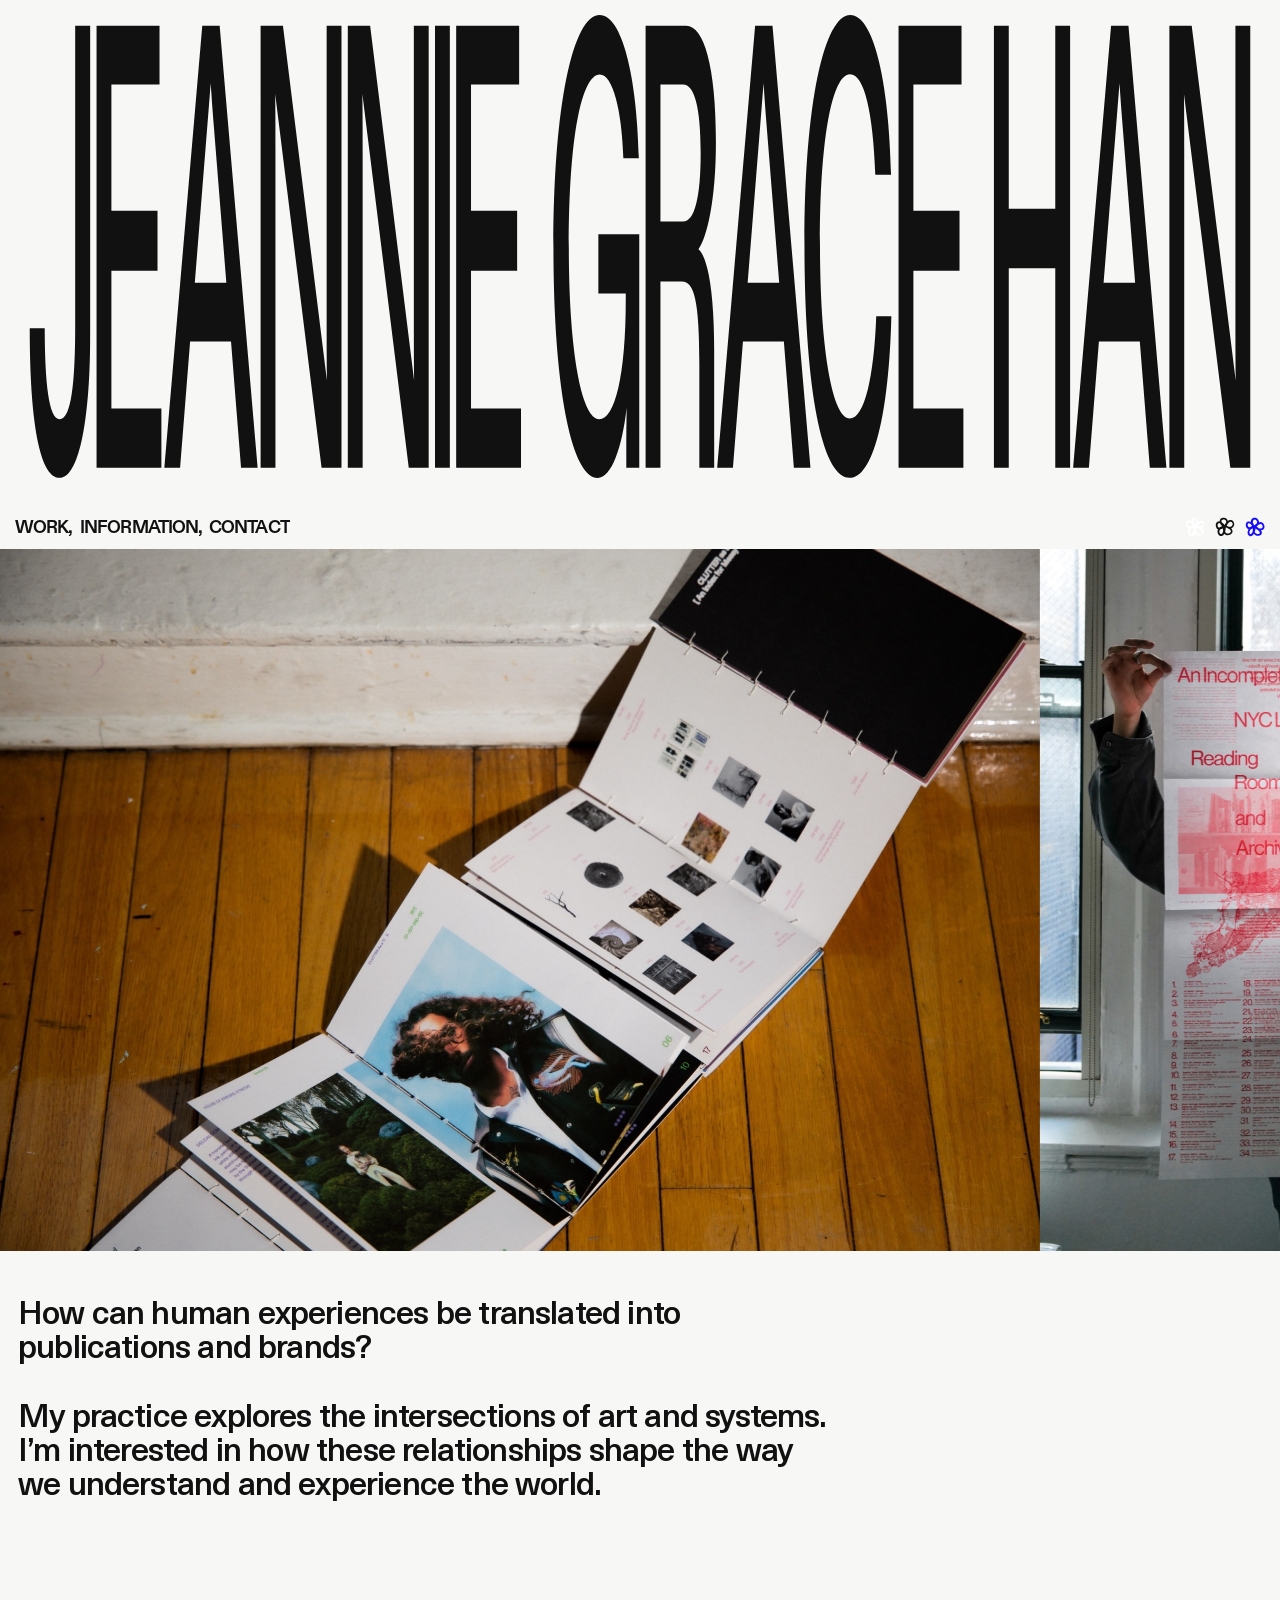
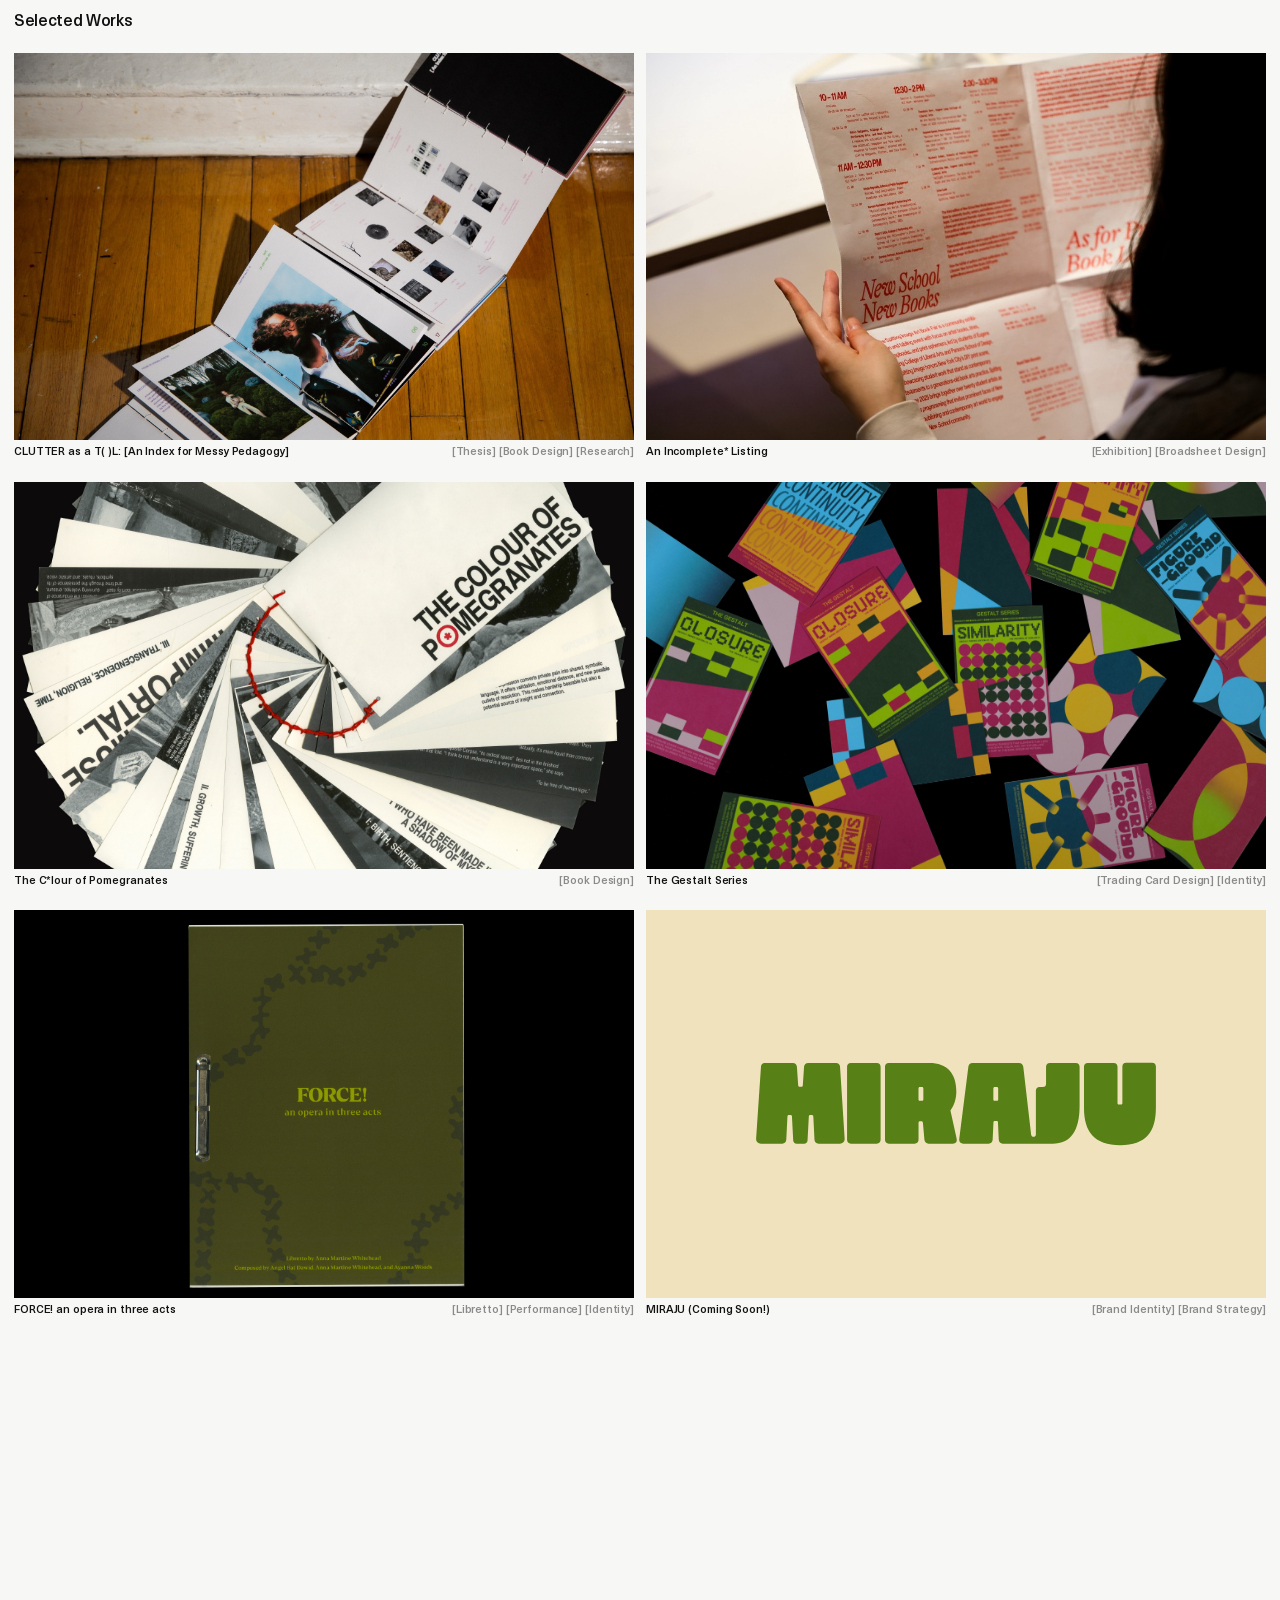
<file: index.html>
<!DOCTYPE html>
<html lang="en" data-theme="light">
<head>
<meta charset="UTF-8">
<meta name="viewport" content="width=device-width, initial-scale=1.0">
<title>Jeannie Han — Graphic Designer</title>
<meta name="description" content="Jeannie Han is a graphic designer based in New Jersey/New York specializing in editorial design, brand identity and strategy.">
<link rel="canonical" href="https://jeanniehan.com/">
<link rel="icon" href="favicon.svg?v=4" type="image/svg+xml">
<link rel="icon" href="favicon-32.png?v=4" type="image/png" sizes="32x32">
<link rel="icon" href="favicon.png?v=4" type="image/png" sizes="194x194">
<link rel="apple-touch-icon" href="favicon-180.png?v=4">
<meta property="og:type" content="website">
<meta property="og:url" content="https://jeanniehan.com/">
<meta property="og:title" content="Jeannie Han — Graphic Designer">
<meta property="og:description" content="Jeannie Han is a graphic designer based in New Jersey/New York specializing in editorial design, brand identity and strategy.">
<meta property="og:image" content="https://jeanniehan.com/projects/CLUTTER/CLUTTER_4.jpg">
<meta name="twitter:card" content="summary_large_image">
<script type="application/ld+json">
{
  "@context": "https://schema.org",
  "@type": "Person",
  "name": "Jeannie Han",
  "url": "https://jeanniehan.com/",
  "jobTitle": "Graphic Designer",
  "email": "mailto:jeanniehan10@gmail.com",
  "homeLocation": { "@type": "Place", "name": "New York / New Jersey" },
  "alumniOf": "Parsons School of Design",
  "sameAs": [
    "https://instagram.com/jeandotworks",
    "https://www.linkedin.com/in/jeanniehan/"
  ]
}
</script>
<script>
(function (d) {
  try {
    var t = localStorage.getItem("theme");
    if (t === "light" || t === "dark" || t === "bsod") d.documentElement.setAttribute("data-theme", t);
  } catch (e) {}
  /* First-paint hide for scroll reveal (removed if reduced-motion) */
  try {
    if (!window.matchMedia("(prefers-reduced-motion: reduce)").matches) {
      d.documentElement.classList.add("home-reveal");
      d.documentElement.classList.add("mast-stretch");
    }
  } catch (e) {}
})(document);
</script>
<link rel="stylesheet" href="css/home.css?v=101">
</head>
<body>

  <main>
    <section class="viewport" id="top" aria-label="Introduction">
      <h1 class="masthead" data-logo>
        <span class="masthead__band">
          <span class="masthead__shell">
            <a href="#top" aria-label="Jeannie Han">
              <svg class="masthead__mark" xmlns="http://www.w3.org/2000/svg" viewBox="0 95.28 2720.87 264.48" aria-hidden="true">
                <path d="M52.87,274.24h32.08c.29,30.67,8.31,51.95,32.08,51.95,25.2,0,33.22-21.65,33.22-53.4V101.42h32.08v176.79c0,51.59-26.06,81.54-65.3,81.54-44.68,0-64.16-34.64-64.16-85.51Z"/>
                <path d="M196.04,101.46h134.9v33.55h-103.11v72.16h98.81v34.28h-98.81v78.65h107.12v33.91h-138.91V101.46Z"/>
                <path d="M422.57,101.42h37.23l81.34,252.55h-35.52l-21.48-72.16h-87.64l-21.48,72.16h-33.8l81.34-252.55ZM474.12,248.26l-26.92-89.84c-2.58-8.66-4.58-15.87-6.59-24.17l-7.16,24.17-26.92,89.84h67.59Z"/>
                <path d="M547.56,101.42h47.83l94.23,202.76c-.57-10.82-.57-23.09-.57-35V101.42h31.79v252.55h-42.68l-99.39-213.59c.57,12.63.57,22.37.57,33.19v180.39h-31.79V101.42Z"/>
                <path d="M734.38,101.42h47.83l94.23,202.76c-.57-10.82-.57-23.09-.57-35V101.42h31.79v252.55h-42.68l-99.39-213.59c.57,12.63.57,22.37.57,33.19v180.39h-31.79V101.42Z"/>
                <path d="M921.21,101.42h31.79v252.55h-31.79V101.42Z"/>
                <path d="M966.58,101.42h134.9v33.55h-103.11v72.16h98.81v34.28h-98.81v78.65h107.12v33.91h-138.91V101.46Z"/>
                <path d="M1174.98,228.42c0-82.62,42.68-133.13,99.1-133.13,46.97,0,79.91,33.91,83.92,81.9h-33.22c-3.15-27.78-22.91-47.98-50.41-47.98-38.67,0-66.45,35.36-66.45,99.22,0,58.09,26.64,97.77,65.3,97.77,33.22,0,56.71-24.89,56.71-68.55v-3.25h-58.72v-33.91h87.64v133.49h-27.78v-9.74c0-7.94.29-16.24.86-24.53-10.02,22.73-32.36,40.05-62.15,40.05-57.86,0-94.8-54.12-94.8-131.33Z"/>
                <path d="M1372.44,101.42h87.07c37.81,0,63.58,23.09,63.58,66.38,0,33.19-18.9,54.48-37.52,61.33,20.91,4.69,33.8,25.25,33.8,58.09v66.75h-31.79v-59.89c0-35-10.6-46.54-37.52-46.54h-45.83v106.43h-31.79V101.42ZM1490.44,173.94c0-25.62-13.18-38.97-37.81-38.97h-48.4v78.29h48.4c24.63,0,37.81-13.71,37.81-39.33Z"/>
                <path d="M1607.1,101.42h37.23l81.34,252.55h-35.52l-21.48-72.16h-87.64l-21.48,72.16h-33.8l81.34-252.55ZM1658.66,248.26l-26.92-89.84c-2.58-8.66-4.58-15.87-6.59-24.17l-7.16,24.17-26.92,89.84h67.59Z"/>
                <path d="M1712.8,225.89c0-79.73,42.1-130.61,98.24-130.61,48.69,0,82.77,36.44,87.36,91.28h-33.8c-4.58-35-23.2-57.37-54.13-57.37-38.09,0-64.44,36.44-64.44,96.69s26.64,99.94,63.87,99.94c31.51,0,51.84-23.81,56.71-58.45h32.36c-5.16,56.28-38.67,92.36-89.36,92.36-58.43,0-96.81-49.43-96.81-133.85Z"/>
                <path d="M1914.42,101.42h134.9v33.55h-103.11v72.16h98.81v34.28h-98.81v78.65h107.12v33.91h-138.91V101.42Z"/>
                <path d="M2118.76,101.42h31.79v104.63h99.67v-104.63h31.79v252.55h-31.79v-114.01h-99.67v114.01h-31.79V101.42Z"/>
                <path d="M2369.77,101.42h37.23l81.34,252.55h-35.52l-21.48-72.16h-87.64l-21.48,72.16h-33.8l81.34-252.55ZM2421.33,248.26l-26.92-89.84c-2.58-8.66-4.58-15.87-6.59-24.17l-7.16,24.17-26.92,89.84h67.59Z"/>
                <path d="M2494.72,101.42h47.83l94.23,202.76c-.57-10.82-.57-23.09-.57-35V101.42h31.79v252.55h-42.68l-99.39-213.59c.57,12.63.57,22.37.57,33.19v180.39h-31.79V101.42Z"/>
              </svg>
            </a>
          </span>
        </span>
      </h1>

      <header class="bar" id="bar">
        <nav class="bar-nav" aria-label="Sections">
          <a href="#index">WORK,</a>
          <a href="#information">INFORMATION,</a>
          <a href="#contact">CONTACT</a>
        </nav>
        <div class="themes" role="group" aria-label="Color modes">
          <button type="button" class="theme-btn" data-theme="light" aria-label="Light Mode" aria-pressed="true">
            <span class="theme-dot theme-dot--light"><img src="assets/BUTTON.svg?v=2" alt=""></span>
          </button>
          <button type="button" class="theme-btn" data-theme="dark" aria-label="Dark Mode" aria-pressed="false">
            <span class="theme-dot theme-dot--dark"><img src="assets/BUTTON2.svg?v=2" alt=""></span>
          </button>
          <button type="button" class="theme-btn" data-theme="bsod" aria-label="Blue Screen of Death Mode" aria-pressed="false">
            <span class="theme-dot theme-dot--bsod"><img src="assets/BUTTON3.svg?v=2" alt=""></span>
          </button>
        </div>
      </header>

      <div class="rail" id="rail" aria-label="Selected work slideshow">
        <div class="rail-track" id="railTrack">
          <figure class="rail-item"><img src="projects/CLUTTER/CLUTTER_4.jpg" alt="CLUTTER as a T( )L" draggable="false"></figure>
          <figure class="rail-item"><img src="projects/NSNB/NSNB_HOVER.jpg" alt="Incomplete Listing of Libraries" draggable="false"></figure>
          <figure class="rail-item"><img src="projects/COP/COP_HOVER.jpg" alt="The C*lour of Pomegranates" draggable="false"></figure>
          <figure class="rail-item"><img src="projects/GESTALT/GESTALT_HOVER.jpg" alt="The Gestalt Series" draggable="false"></figure>
          <figure class="rail-item"><img src="projects/FORCE!/FORCE!_HOVER.jpg" alt="FORCE! an opera in three acts" draggable="false"></figure>
        </div>
      </div>
    </section>

    <section class="manifesto" aria-label="About">
      <p>How can human experiences be translated into publications and brands?</p>
      <p>My practice explores the intersections of art and systems. I’m interested in how these relationships shape the way we understand and experience the world.</p>
    </section>

    <section class="index" id="index" aria-label="Selected Works">
      <h2 class="index-title">Selected Works</h2>
      <div class="works">
        <a class="work" href="projects/CLUTTER/clutter.html">
          <span class="work__media"><img src="projects/CLUTTER/CLUTTER_4.jpg" alt=""></span>
          <span class="work__meta">
            <span class="work__ttl">CLUTTER as a T( )L: [An Index for Messy Pedagogy]</span>
            <span class="work__tags">[Thesis] [Book Design] [Research]</span>
          </span>
        </a>
        <a class="work" href="projects/NSNB/new-school-new-books.html">
          <span class="work__media"><img src="projects/NSNB/NSNB_FIN.jpg" alt=""></span>
          <span class="work__meta">
            <span class="work__ttl">An Incomplete* Listing</span>
            <span class="work__tags">[Exhibition] [Broadsheet Design]</span>
          </span>
        </a>
        <a class="work" href="projects/COP/pomegranates.html">
          <span class="work__media"><img src="projects/COP/COP_HOVER.jpg?v=3" alt=""></span>
          <span class="work__meta">
            <span class="work__ttl">The C*lour of Pomegranates</span>
            <span class="work__tags">[Book Design]</span>
          </span>
        </a>
        <a class="work" href="projects/GESTALT/gestalt.html">
          <span class="work__media"><img src="projects/GESTALT/GESTALT_HOVER.jpg" alt=""></span>
          <span class="work__meta">
            <span class="work__ttl">The Gestalt Series</span>
            <span class="work__tags">[Trading Card Design] [Identity]</span>
          </span>
        </a>
        <a class="work" href="projects/FORCE!/force.html">
          <span class="work__media"><img src="projects/FORCE!/FORCE!_HOVER.jpg" alt=""></span>
          <span class="work__meta">
            <span class="work__ttl">FORCE! an opera in three acts</span>
            <span class="work__tags">[Libretto] [Performance] [Identity]</span>
          </span>
        </a>
        <div class="work">
          <span class="work__media"><img src="projects/MIRAJU/MIRAJU_HERO.svg" alt=""></span>
          <span class="work__meta">
            <span class="work__ttl">MIRAJU <span class="work__soon">(Coming Soon!)</span></span>
            <span class="work__tags">[Brand Identity] [Brand Strategy]</span>
          </span>
        </div>
      </div>
    </section>

    <section class="info" id="information" aria-label="Information">
      <span class="info-anchor" id="contact"></span>
      <div class="info-copy">
        <div class="info-about">
          <p class="info-k">ABOUT</p>
          <p>Jeannie Han is a graphic designer based in New York/New Jersey. She imagines design to be one of many ways to implement simplistic thinking into creating systems for complex/abstract ideas.</p>
          <p>The intersection of art and systems produces what is, to her, deemed functional and successful work. Her keen interests in art created through typography supports her ideas conceptually, while her passion for form-making creates multi-dimensional networks of interpretation.</p>
          <p class="info-cv"><a href="mailto:jeanniehan10@gmail.com?subject=CV%20request">CV AVAILABLE UPON REQUEST.</a></p>
          <p class="info-read">READ: <a href="projects/JeannieHan_Resume.pdf?v=6">RÉSUMÉ</a></p>
        </div>
        <div class="info-exp">
          <p class="info-k">EXPERIENCE</p>
          <div class="jobs">
            <div class="job">
              <p>The Vera List Center for Art and Politics, Graphic Designer and Research Assistant</p>
              <p class="when">October 2024–May 2026.</p>
            </div>
            <div class="job">
              <p>HvA Design, Graphic Design Intern</p>
              <p class="when">January–April 2024.</p>
            </div>
          </div>
          <div class="edu">
            <p class="info-k">EDUCATION</p>
            <p>Parsons School of Design, BFA Communication Design</p>
            <p class="when">2022–2026.</p>
          </div>
          <p class="info-credit">Website designed and developed by Jeannie Han, with assistance from Cursor.</p>
        </div>
      </div>
      <div class="info-wordmark">
        <div class="info-logo" aria-hidden="true"></div>
        <div class="info-status">
          <div class="info-status__left">
            <p class="info-status__tz">NYT</p>
            <p id="infoTime">12:00:00 AM</p>
          </div>
          <p class="info-status__listen">Currently Listening to: <a href="https://open.spotify.com/track/02l8T7IJ5UQE19m8cjY20f" target="_blank" rel="noopener">Tokyo Tea Room – If You Love Her</a></p>
          <p class="info-status__copy">©2026 All Rights Reserved</p>
        </div>
      </div>
    </section>
  </main>

  <script src="js/home.js?v=71"></script>
</body>
</html>
</file>
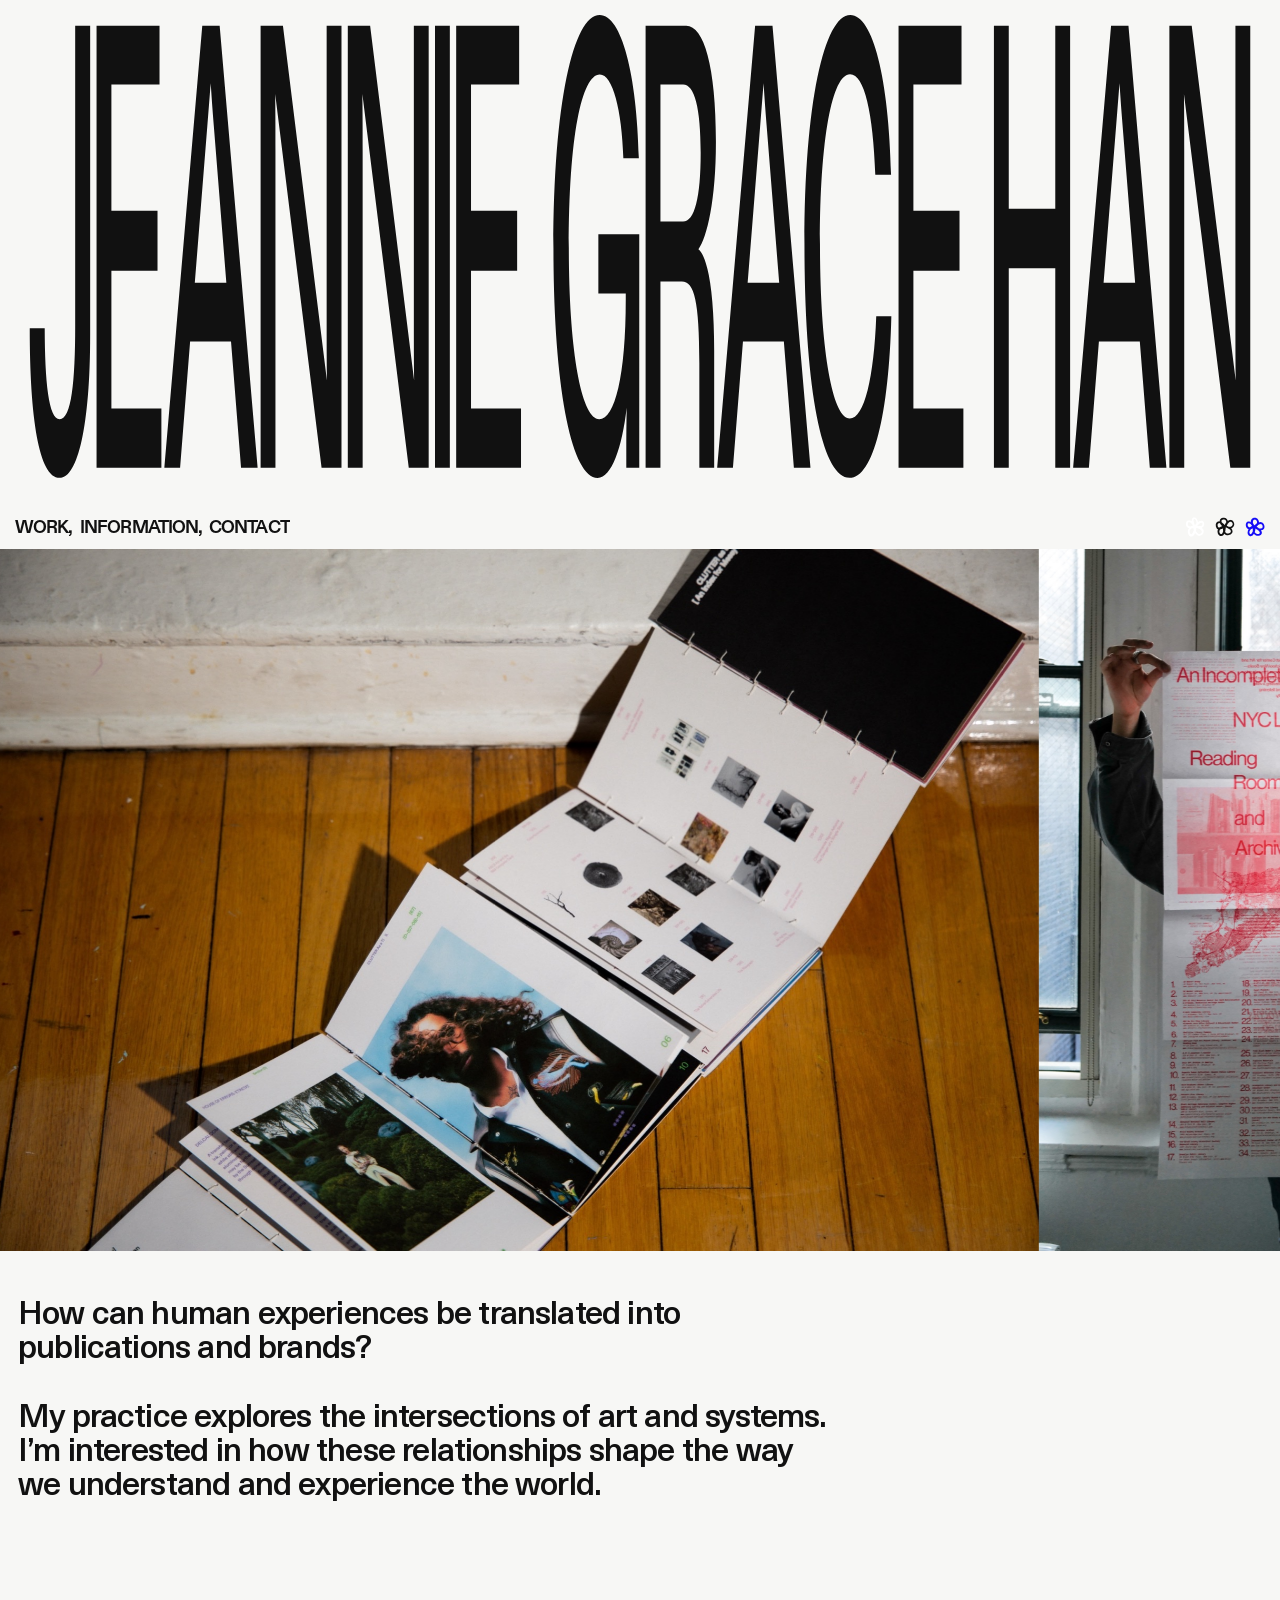
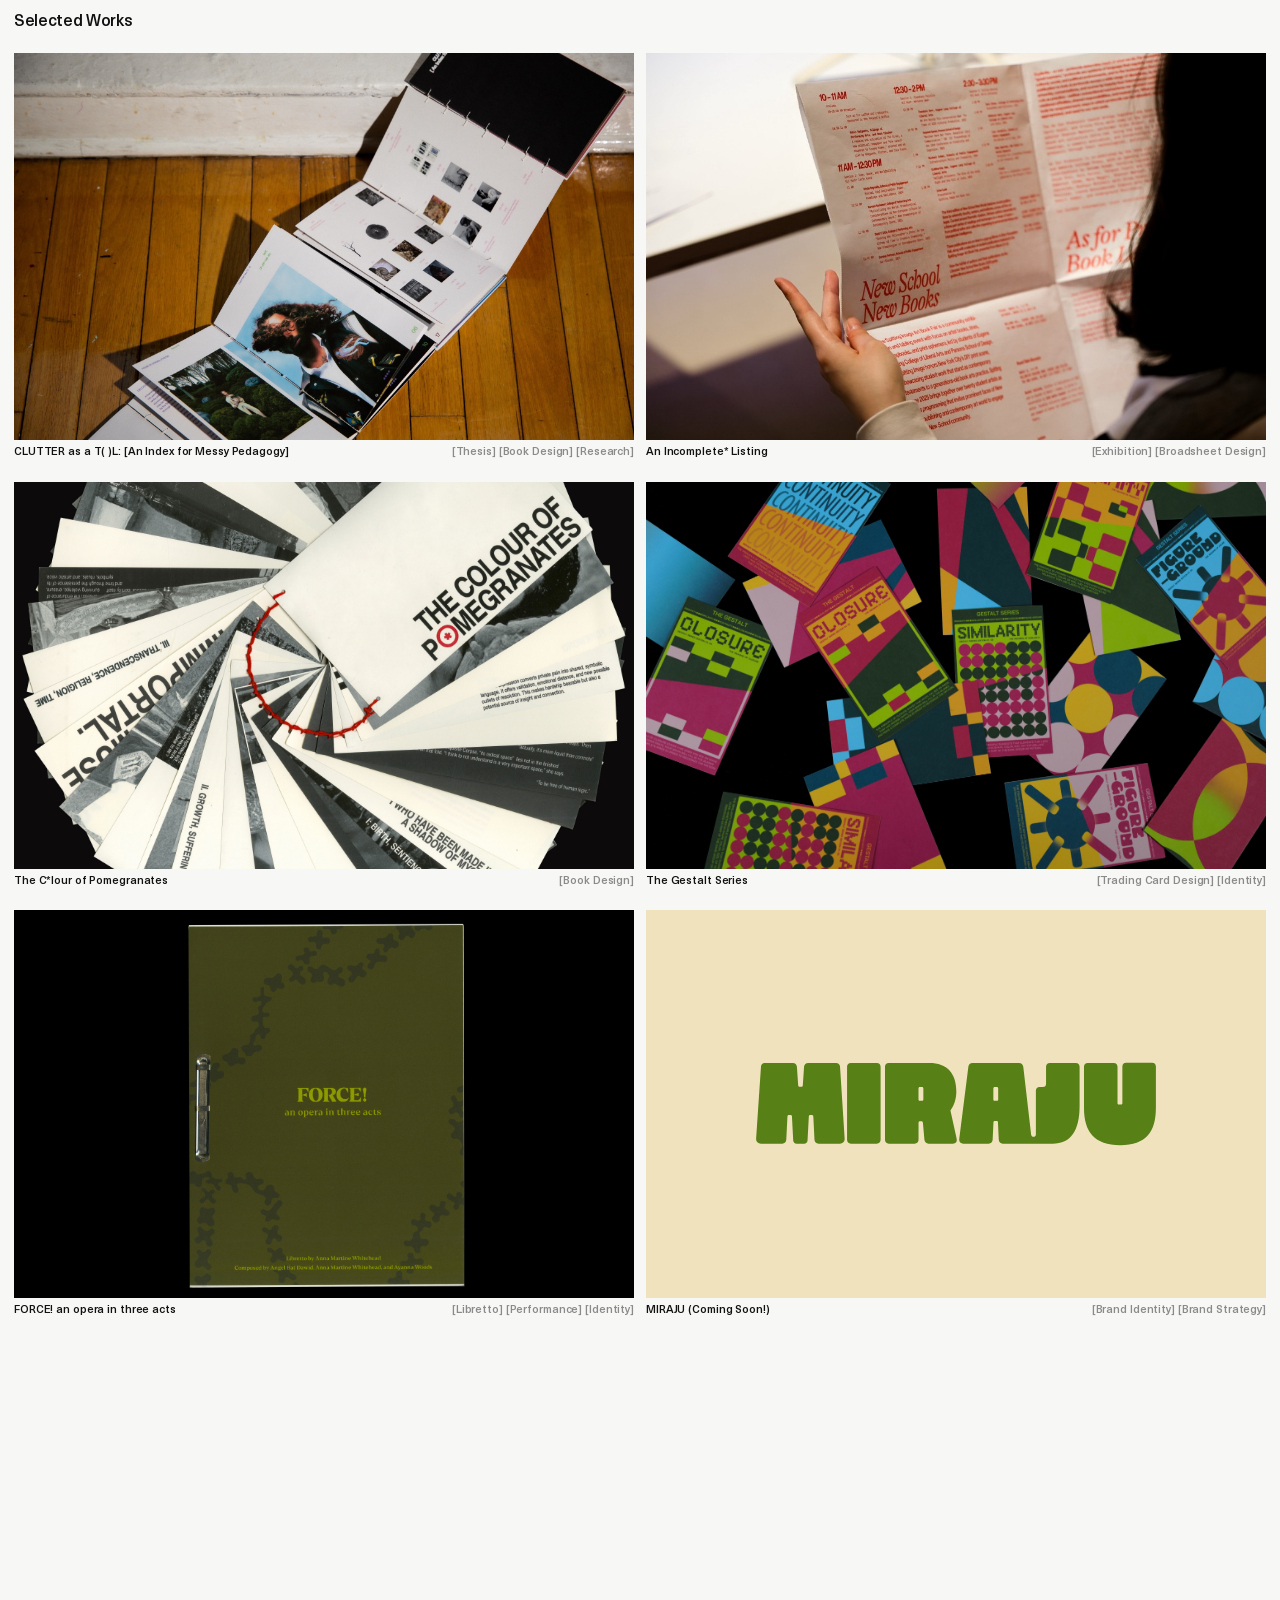
<file: archive.html>
<!DOCTYPE html>
<html lang="en">
<head>
<meta charset="utf-8">
<title>Work — Jeannie Han</title>
<meta name="robots" content="noindex">
<link rel="canonical" href="https://jeanniehan.com/">
<meta http-equiv="refresh" content="0; url=index.html#work">
<script>location.replace("index.html#work")</script>
</head>
<body style="background:#080808;color:#efefee;font:12px sans-serif">
<p><a href="index.html#work" style="color:inherit">Work</a></p>
</body>
</html>
</file>
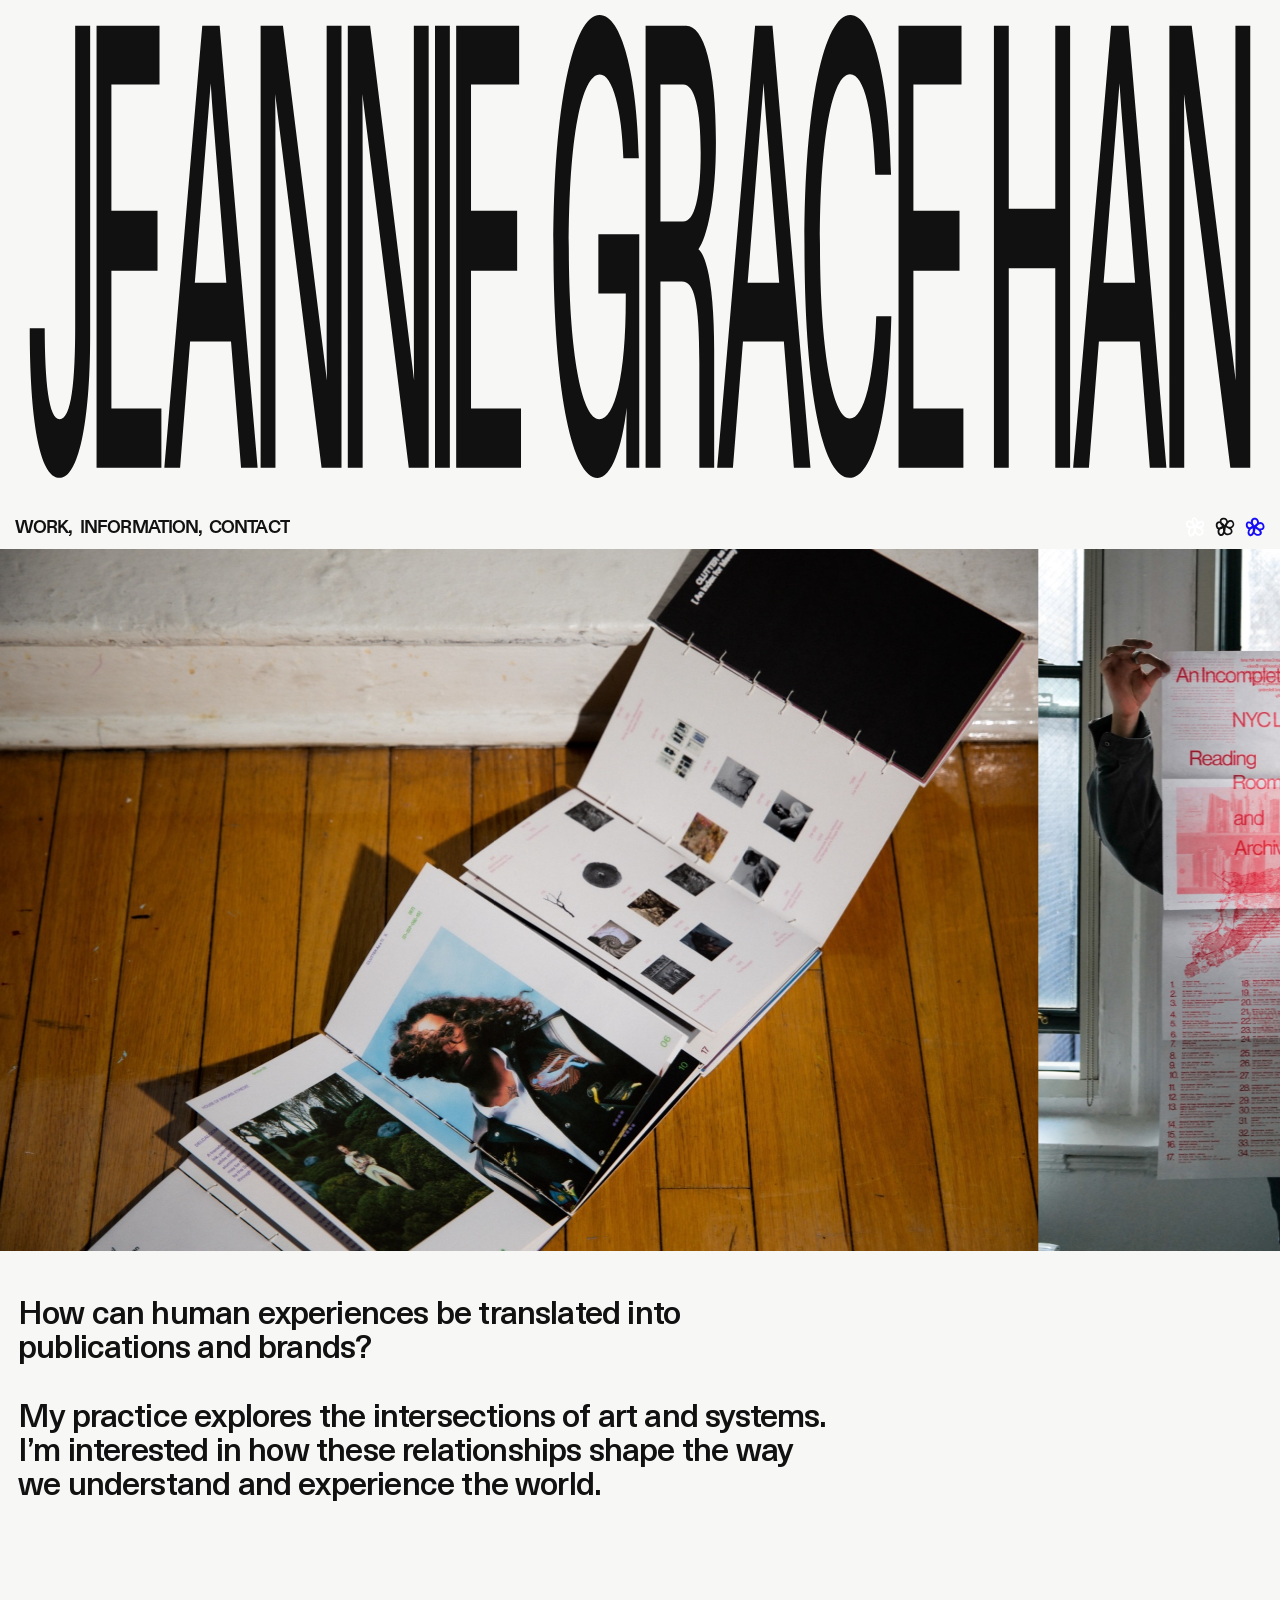
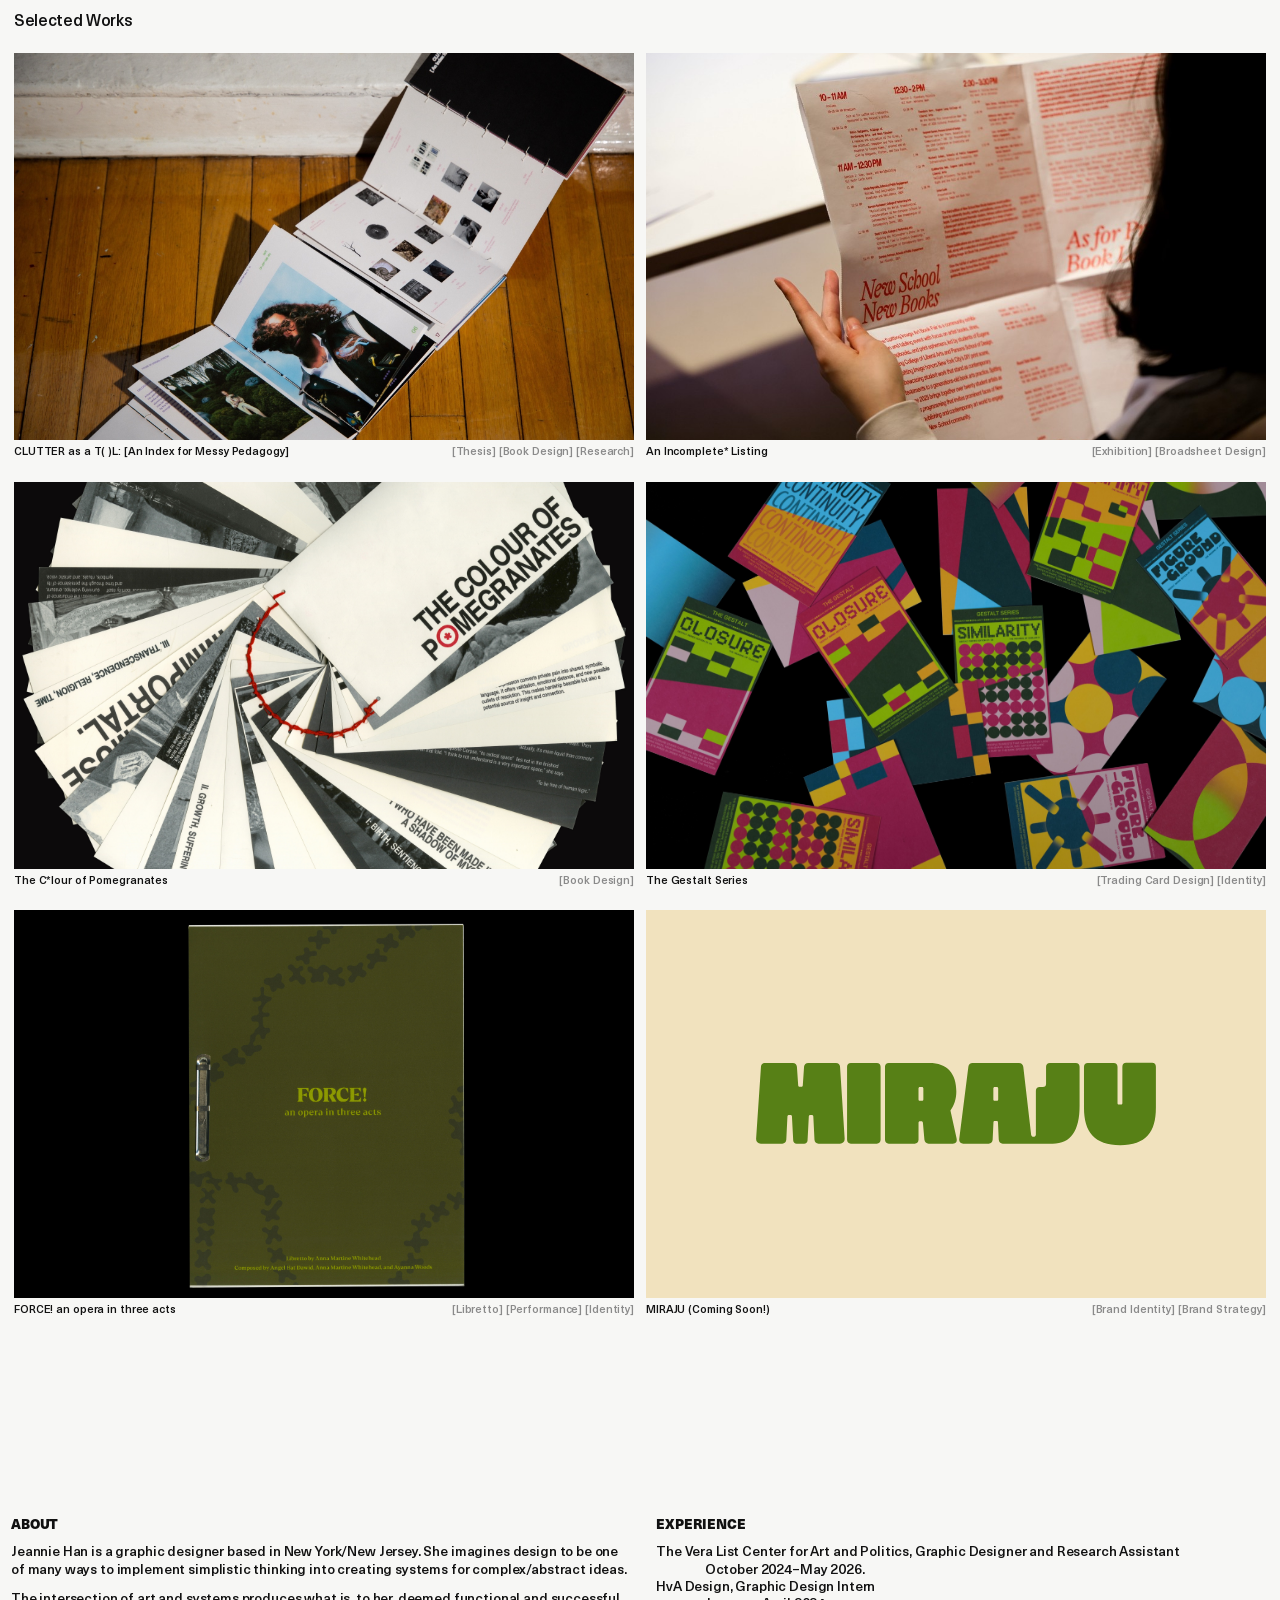
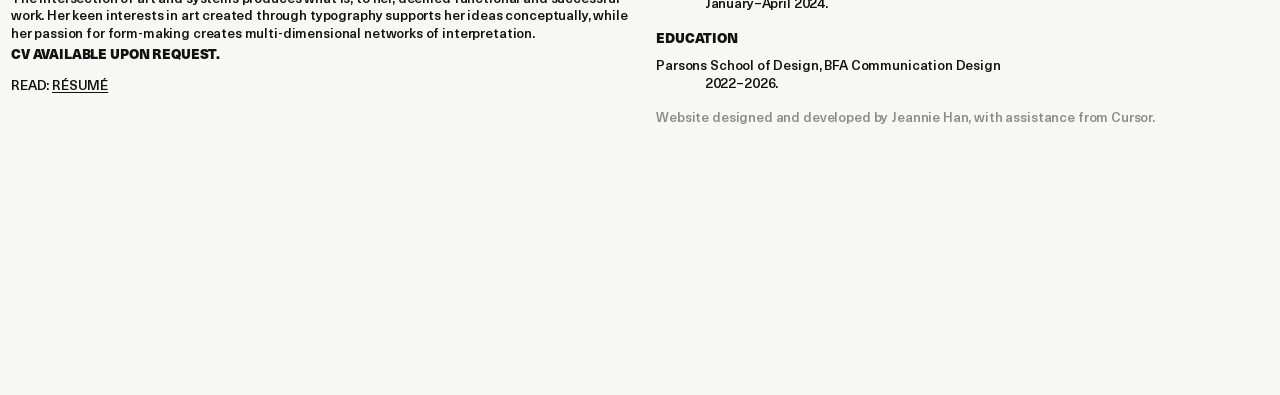
<file: information.html>
<!DOCTYPE html>
<html lang="en">
<head>
<meta charset="UTF-8">
<meta http-equiv="refresh" content="0; url=index.html#information">
<link rel="canonical" href="https://jeanniehan.com/#information">
<link rel="icon" href="favicon.svg?v=4" type="image/svg+xml">
<link rel="icon" href="favicon-32.png?v=4" type="image/png" sizes="32x32">
<link rel="icon" href="favicon.png?v=4" type="image/png" sizes="194x194">
<link rel="apple-touch-icon" href="favicon-180.png?v=4">
<title>Information — Jeannie Han</title>
<script>location.replace("index.html#information");</script>
</head>
<body>
<p><a href="index.html#information">Information — Jeannie Han</a></p>
</body>
</html>
</file>
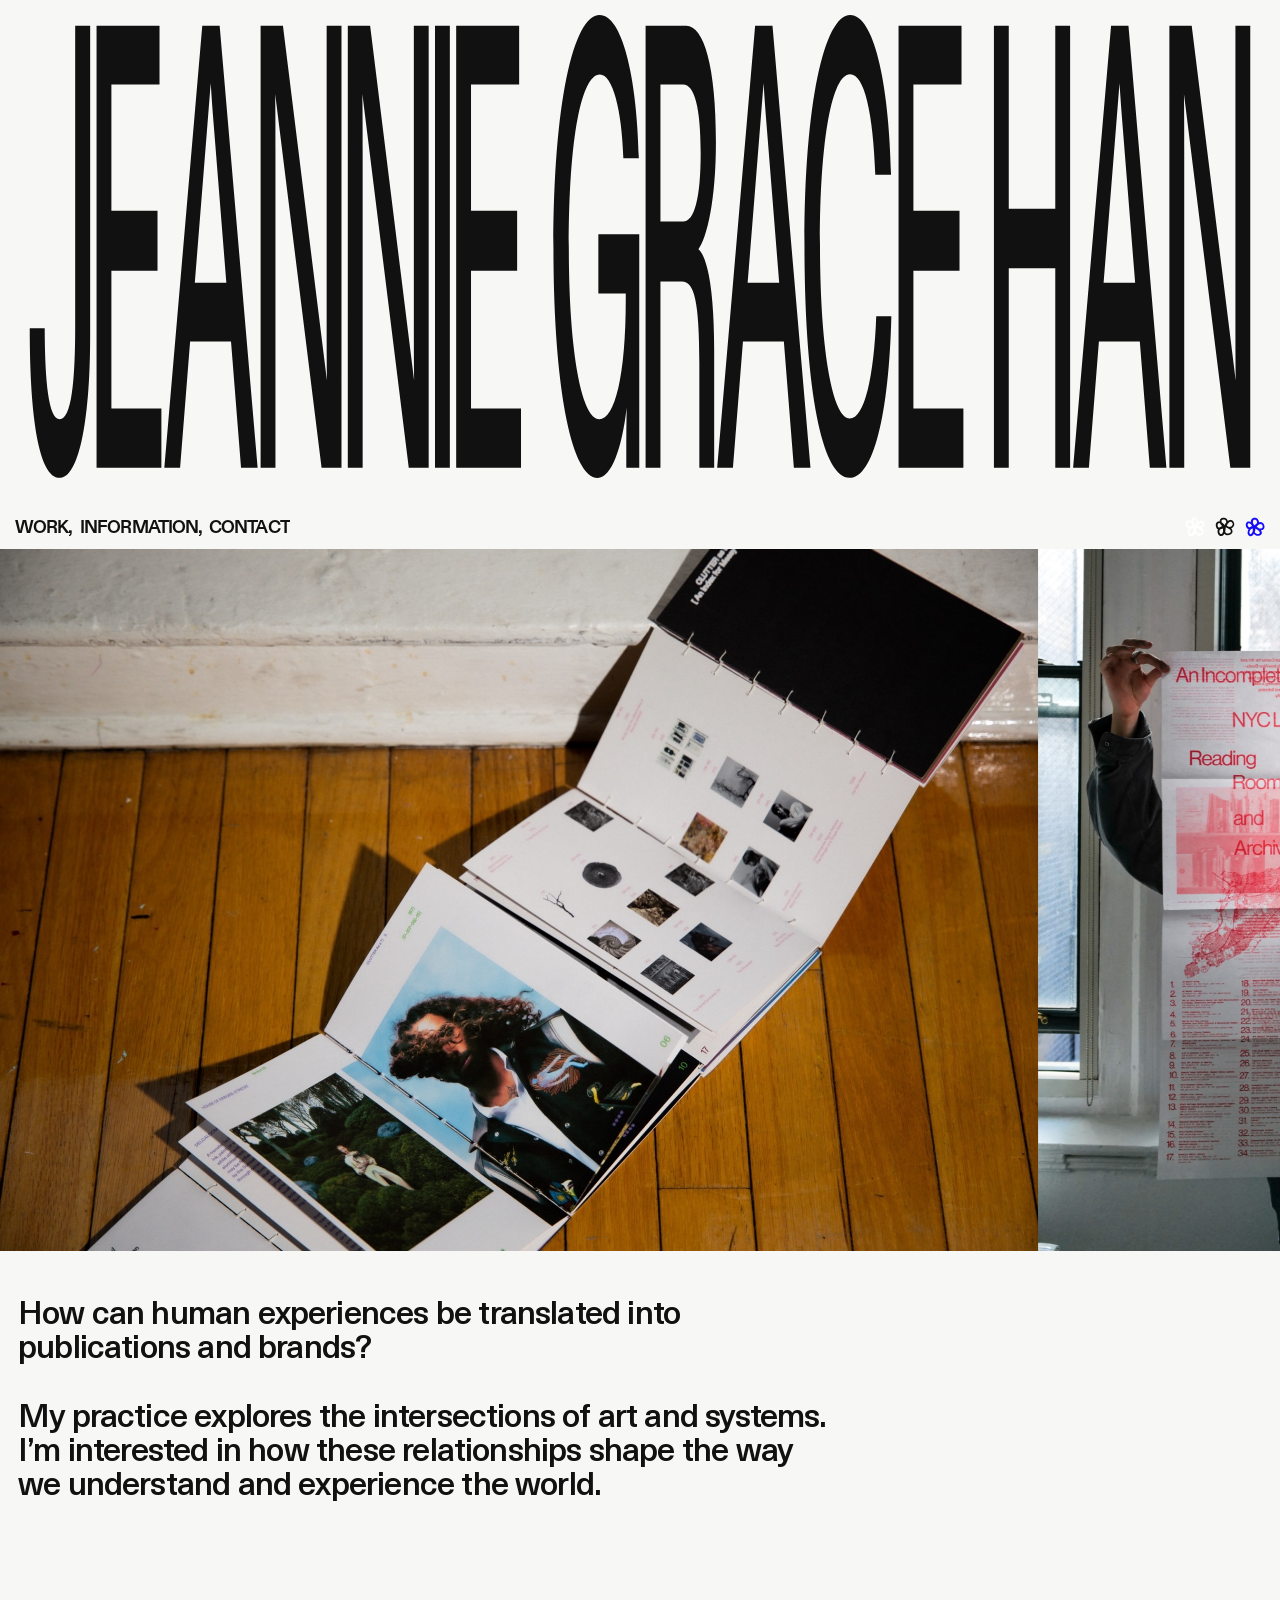
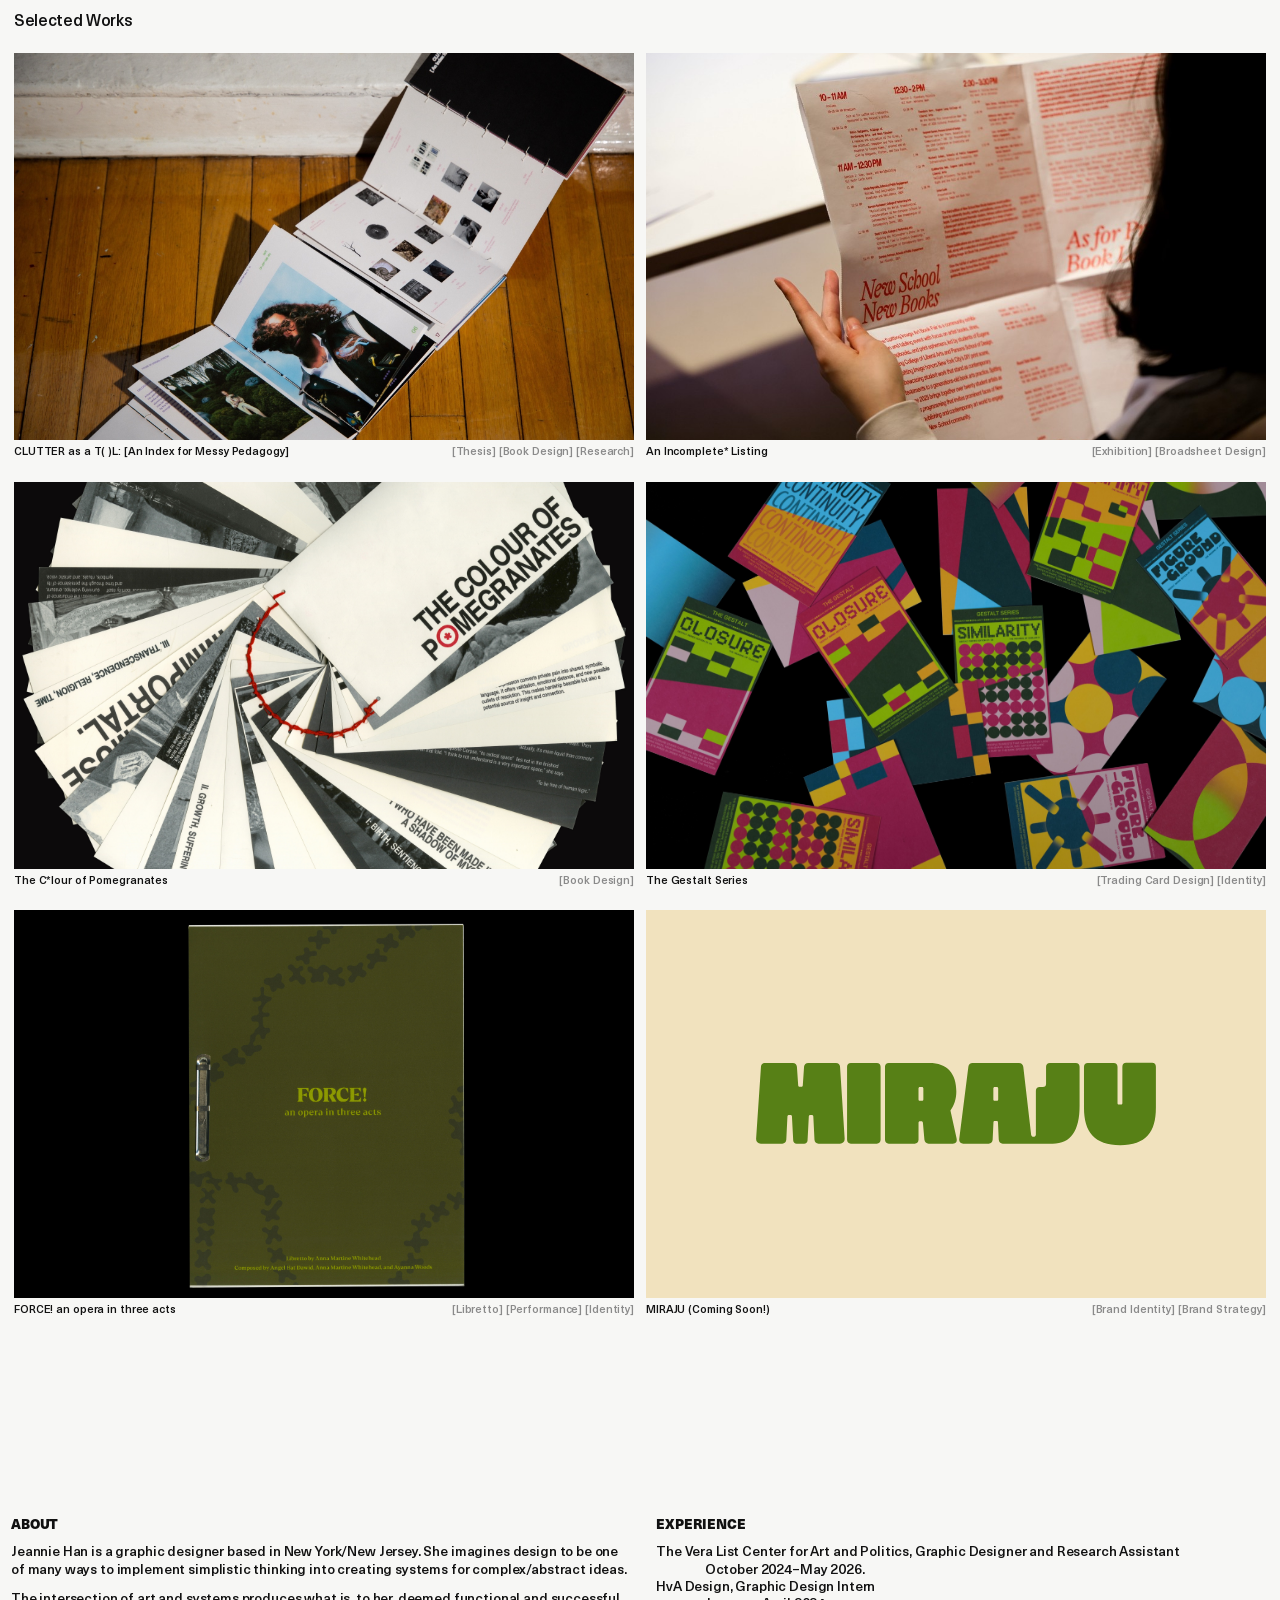
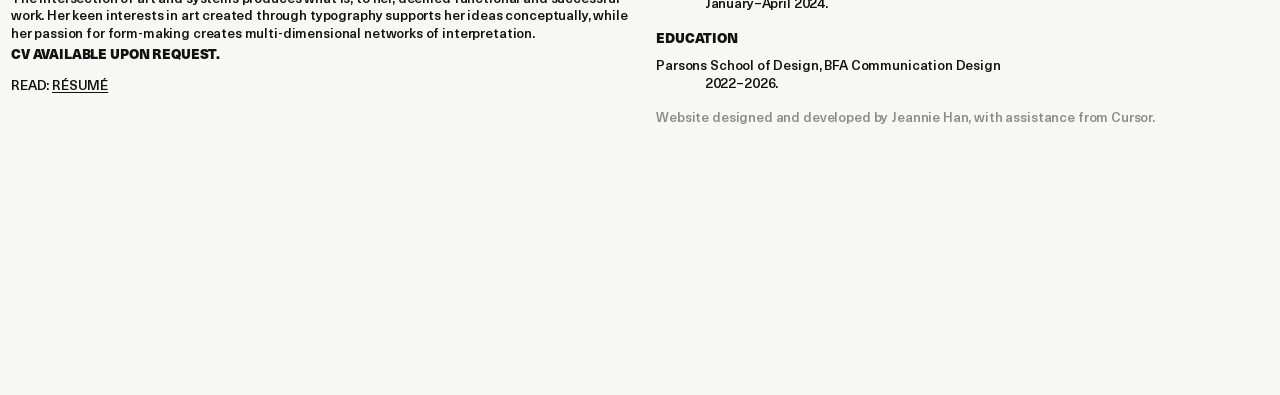
<file: projects/about.html>
<!DOCTYPE html>
<html lang="en">
<head>
<meta charset="utf-8">
<title>Information — Jeannie Han</title>
<meta name="robots" content="noindex">
<link rel="canonical" href="https://jeanniehan.com/information.html">
<meta http-equiv="refresh" content="0; url=../information.html">
<script>location.replace("../information.html")</script>
</head>
<body style="background:#101010;color:#f4f4f4;font:14px sans-serif">
<p><a href="../information.html" style="color:inherit">Information</a></p>
</body>
</html>
</file>
<file: css/home.css>
/* ==========================================================================
   Homepage — SUPERSEDIA-style viewport, selected works, information
   ========================================================================== */

@font-face {
  font-family: "ABC Diatype Ultra";
  src: url("../fonts/ABCDiatype-Ultra-Trial.otf") format("opentype");
  font-weight: 900;
  font-style: normal;
  font-display: block;
}
@font-face {
  font-family: "ABC Diatype Bold";
  src: url("../fonts/ABCDiatype-Bold-Trial.otf") format("opentype");
  font-weight: 700;
  font-style: normal;
  font-display: swap;
}
@font-face {
  font-family: "Neue Haas Unica";
  src: url("../fonts/NeueHaasUnica-Medium.woff") format("woff");
  font-weight: 500;
  font-style: normal;
  font-display: swap;
}
@font-face {
  font-family: "Neue Haas Unica";
  src: url("../Neue/Linotype%20-%20Neue%20Haas%20Unica%20Pro%20Black.woff") format("woff");
  font-weight: 900;
  font-style: normal;
  font-display: swap;
}

:root,
html[data-theme="light"] {
  --bg: #f7f7f5;
  --ink: #111111;
  --muted: #8a8a8a;
  --plus: #1a1a1a;
  --rule: #d4d4d4;
  --mark-bg: #111111;
  --mark-ink: #f7f7f5;
  --theme-fill: #111111;
  --theme-empty: transparent;
  --theme-ring: #111111;
  --live: #150df7;
}

html[data-theme="dark"] {
  --bg: #111111;
  --ink: #fafafa;
  --muted: #8a8a8a;
  --plus: #fafafa;
  --rule: #2e2e2e;
  --mark-bg: #fafafa;
  --mark-ink: #111111;
  --theme-fill: #fafafa;
  --theme-empty: transparent;
  --theme-ring: #fafafa;
  --live: #150df7;
}

html[data-theme="bsod"] {
  --bg: #150df7;
  --ink: #DAD2D8;
  --muted: rgba(240, 235, 216, 0.62);
  --plus: #DAD2D8;
  --rule: rgba(240, 235, 216, 0.28);
  --mark-bg: #DAD2D8;
  --mark-ink: #150df7;
  --theme-fill: #DAD2D8;
  --theme-empty: transparent;
  --theme-ring: #DAD2D8;
  --live: #DAD2D8;
  --mast-ink: #DAD2D8;
}

:root {
  --plus-size: 6px;
  --plus-bar: 0.65px;
  --inset: 8px;
  --gutter: 18px;
  --side: 6.5vw;
  --bar-h: 42px;

  /* Logo margins — adjust these independently */
  --logo-margin-top: 1px;
  --logo-margin-x: 5px;
  --logo-margin-bottom: 0;
  /* Top inset */
  --mast-pad: 15px;
  /* Left + right inset — change this to open or tighten the sides */
  --mast-pad-x: 5px;
  /* Artwork box: viewBox 0 95.28 2720.87 264.48 (C/G overshoot + J hook) */
  --mast-w: 2720.87;
  --mast-h: 264.48;
  --mast-scale-max: 3.75;
  /* Space from the wordmark’s bottom edge to the menu / slideshow */
  --mast-gap: 35px;

  /* WORK / INFORMATION / CONTACT — adjust these */
  --nav-kerning: -0.05em;   /* letter-spacing inside each word */
  --nav-gap: 0.4em;         /* space between nav words */
  --nav-font-size: 18px;    /* menu bar */

  /*
    Information column lengths — desktop only.
    Left edges stay put: About starts on the J, Experience starts on the I.
    100% is the full run from that letter (About: J to I, Experience: I to the
    right edge of the logo). Lower either value to shorten that column.
  */
  --about-col-width: 100%;
  --exp-col-width: 100%;
  /* Space between About and Experience; Experience still starts on the I (51.274%). */
  --info-col-gap: 28px;
  /* Inset © from the right edge — matches theme buttons (bar 5px + 10px) */
  --info-copy-right-adjust: 10px;

  --diatype: "ABC Diatype Ultra", "Helvetica Neue", Helvetica, Arial, sans-serif;
  --diatype-bold: "ABC Diatype Bold", "Helvetica Neue", Helvetica, Arial, sans-serif;
  --unica: "Neue Haas Unica", "Helvetica Neue", Helvetica, Arial, sans-serif;
  --ease: cubic-bezier(.22, 1, .36, 1);
}

/* Animate shared color tokens on <html> so bar + page bg stay locked */
@property --bg {
  syntax: "<color>";
  inherits: true;
  initial-value: #f7f7f5;
}
@property --ink {
  syntax: "<color>";
  inherits: true;
  initial-value: #111111;
}
@property --mark-bg {
  syntax: "<color>";
  inherits: true;
  initial-value: #111111;
}
@property --mark-ink {
  syntax: "<color>";
  inherits: true;
  initial-value: #f7f7f5;
}

*, *::before, *::after { box-sizing: border-box; margin: 0; padding: 0; }

html {
  overflow-x: clip;
  transition:
    --bg .7s var(--ease),
    --ink .7s var(--ease),
    --mark-bg .7s var(--ease),
    --mark-ink .7s var(--ease);
}
html, body {
  background: var(--bg);
  color: var(--ink);
  font-family: var(--unica);
  font-weight: 500;
  -webkit-font-smoothing: antialiased;
  -moz-osx-font-smoothing: grayscale;
}
.bar,
.viewport,
.manifesto,
.index,
.info,
.masthead,
.info-foot {
  background-color: var(--bg);
  color: var(--ink);
}
a { color: inherit; text-decoration: none; }
img { display: block; max-width: 100%; }
button { font: inherit; background: none; border: 0; color: inherit; cursor: pointer; }
mark {
  background: var(--mark-bg);
  color: var(--mark-ink);
  padding: 0 .08em;
  box-decoration-break: clone;
  -webkit-box-decoration-break: clone;
}

/* ---- sticky / pinned bar ------------------------------------------------- */
.bar {
  position: sticky;
  top: 0;
  z-index: 50;
  display: flex;
  align-items: center;
  justify-content: space-between;
  height: 28px;
  padding: 0 var(--logo-margin-x);
  background: var(--bg);
}
.bar-spacer {
  display: none;
  flex-shrink: 0;
  pointer-events: none;
}
.bar.is-pinned {
  position: fixed;
  top: 0;
  left: 0;
  right: 0;
  margin-top: 0;
}
.bar-nav {
  display: flex;
  align-items: baseline;
  flex-wrap: wrap;
  gap: var(--nav-gap);
  font-family: var(--diatype-bold);
  font-weight: 700;
  font-size: var(--nav-font-size);
  line-height: 1;
  letter-spacing: var(--nav-kerning);
  padding-left: 10px;
}

/* sensitive.work-style cubic / roller hover */
.bar-link {
  display: inline-block;
  height: 1em;
  overflow: hidden;
  vertical-align: bottom;
  line-height: 1;
  color: inherit;
}
.bar-link__track {
  display: block;
  transition: transform .45s cubic-bezier(.77, 0, .175, 1);
  will-change: transform;
}
.bar-link:hover .bar-link__track,
.bar-link:focus-visible .bar-link__track {
  transform: translateY(-50%);
}
.bar-link__face {
  display: block;
  height: 1em;
  line-height: 1;
  white-space: nowrap;
}

.themes {
  display: flex;
  align-items: center;
  gap: 10px;
  padding-right: 10px;
}
.theme-btn {
  position: relative;
  display: flex;
  align-items: center;
  justify-content: center;
  width: 20px;
  height: 20px;
  padding: 0;
  border: 0;
  background: none;
  opacity: 1;
}
.theme-btn:hover,
.theme-btn:focus,
.theme-btn:focus-visible,
.theme-btn[aria-pressed="true"] {
  background: none;
  opacity: 1;
  outline: none;
}
.theme-dot {
  display: block;
  width: 20px;
  height: 20px;
  border-radius: 0;
  pointer-events: none;
  background: none;
  line-height: 0;
}
.theme-dot img {
  display: block;
  width: 100%;
  height: 100%;
  object-fit: contain;
  transform: rotate(0deg);
  transition: transform 0.35s var(--ease);
}
.theme-btn:hover .theme-dot img,
.theme-btn:focus-visible .theme-dot img {
  transform: rotate(35deg);
}

/* ---- viewport: masthead + slideshow -------------------------------------- */
.viewport {
  position: relative;
  background: var(--bg);
}
.masthead {
  margin: 0;
  padding: var(--mast-pad) var(--mast-pad-x) 0;
  color: var(--ink);
}
html[data-theme="bsod"] .masthead {
  color: var(--mast-ink, #DAD2D8);
}
.masthead__band,
.masthead__shell,
.masthead a {
  display: block;
  width: 100%;
}
.masthead a {
  color: inherit;
}
.masthead img,
.masthead__mark {
  display: block;
  width: 100%;
  height: auto;
  fill: currentColor;
  overflow: visible;
  transform-origin: 50% 0;
  transition: filter .7s var(--ease), fill .7s var(--ease), color .7s var(--ease);
}
html.mast-stretch .masthead__band {
  aspect-ratio: var(--mast-w) / calc(var(--mast-h) * var(--mast-scale-max));
}
html.mast-stretch .masthead__shell {
  position: sticky;
  top: var(--mast-pad);
  aspect-ratio: var(--mast-w) / var(--mast-h);
  overflow: visible;
}
html.mast-stretch .masthead__mark {
  transform: scaleY(var(--mast-scale-max));
}
html[data-theme="dark"] .masthead img,
html[data-theme="dark"] .info-logo img {
  filter: invert(1);
}

.bar {
  margin-top: var(--mast-gap);
}

.rail {
  position: relative;
  width: 100%;
  height: 78vh;
  margin-top: 8px;
  overflow: hidden;
  cursor: grab;
  user-select: none;
  touch-action: pan-y;
}
.rail.is-dragging { cursor: grabbing; }
.rail-track {
  display: flex;
  height: 100%;
  width: max-content;
  will-change: transform;
}
.rail-item {
  flex: 0 0 auto;
  height: 100%;
  margin: 0;
}
.rail-item img {
  height: 100%;
  width: auto;
  max-width: none;
  object-fit: cover;
  pointer-events: none;
}

/* ---- scroll reveal (opacity only — no Y translate, so the page doesn't jump) */
html.home-reveal .masthead,
html.home-reveal .rail,
html.home-reveal .manifesto,
html.home-reveal .index-title,
html.home-reveal .work,
html.home-reveal .info-about,
html.home-reveal .info-exp,
html.home-reveal .info-logo,
html.home-reveal .info-status,
.reveal {
  opacity: 0;
  transition: opacity 1.4s cubic-bezier(0.16, 1, 0.3, 1) var(--reveal-delay, 0ms);
}
html.home-reveal .masthead.is-revealed,
html.home-reveal .rail.is-revealed,
html.home-reveal .manifesto.is-revealed,
html.home-reveal .index-title.is-revealed,
html.home-reveal .work.is-revealed,
html.home-reveal .info-about.is-revealed,
html.home-reveal .info-exp.is-revealed,
html.home-reveal .info-logo.is-revealed,
html.home-reveal .info-status.is-revealed,
.reveal.is-revealed {
  opacity: 1;
}
@media (prefers-reduced-motion: reduce) {
  html.home-reveal .masthead,
  html.home-reveal .rail,
  html.home-reveal .manifesto,
  html.home-reveal .index-title,
  html.home-reveal .work,
  html.home-reveal .info-about,
  html.home-reveal .info-exp,
  html.home-reveal .info-logo,
  html.home-reveal .info-status,
  .reveal {
    opacity: 1;
    transition: none;
  }
}

/* ---- manifesto paragraph ------------------------------------------------- */
.manifesto {
  padding: 48px 18px 80px;
  background: var(--bg);
}
.manifesto p {
  max-width: none;
  margin: 0;
  text-align: left;
  font-size: clamp(22px, 2.55vw, 36px);
  line-height: 1.05;
  letter-spacing: -.025em;
  font-weight: 500;
}
@media (min-width: 821px) {
  .manifesto p {
    /* Wide enough that “world.” stays on the second line of paragraph 2 */
    max-width: 25em;
  }
}
.manifesto p + p {
  margin-top: 1.05em;
}


/* ---- selected works ------------------------------------------------------ */
.index {
  position: relative;
  z-index: 8;
  padding: 28px 14px 22vh;
  background: var(--bg);
}
.index-title {
  margin: 0 0 22px;
  font-family: var(--unica);
  font-weight: 500;
  font-size: 16px;
  line-height: 1.15;
  letter-spacing: -.02em;
  color: var(--ink);
}
.works {
  display: grid;
  grid-template-columns: 1fr 1fr;
  column-gap: 12px;
  row-gap: 22px;
}
.work {
  display: block;
  min-width: 0;
  color: inherit;
}
.work__media {
  display: block;
  aspect-ratio: 16 / 10;
  background: #bdbdbd;
  overflow: hidden;
}
.work__media img {
  width: 100%;
  height: 100%;
  object-fit: cover;
}
.work__meta {
  display: flex;
  align-items: baseline;
  justify-content: space-between;
  gap: 16px;
  margin-top: 6px;
  font-size: 11px;
  line-height: 1.2;
  letter-spacing: -0.01em;
}
.work__ttl {
  min-width: 0;
}
.work__tags {
  flex: 0 0 auto;
  text-align: right;
  white-space: nowrap;
  color: #8a8a8a;
}

/* ---- information --------------------------------------------------------- */
/* Columns track the logo: J starts at 0.472% of the wordmark, I at 51.274%. */
.info {
  position: relative;
  display: flex;
  flex-direction: column;
  justify-content: flex-start;
  min-height: 0;
  padding: 0 0 12px;
  background: var(--bg);
}
.info-anchor {
  position: absolute;
  top: 0;
  left: 0;
  width: 1px;
  height: 1px;
  overflow: hidden;
}
.info-copy {
  padding-left: var(--logo-margin-x);
  padding-right: var(--logo-margin-x);
}
.info-wordmark {
  padding-left: var(--logo-margin-x);
  padding-right: var(--logo-margin-x);
}
.info-copy,
.info-status {
  display: grid;
  grid-template-columns:
    0.472%
    calc(51.274% - 0.472% - var(--info-col-gap))
    var(--info-col-gap)
    minmax(0, 1fr);
}
.info-about {
  grid-column: 2;
  justify-self: start;
  width: var(--about-col-width);
  max-width: 100%;
}
.info-exp {
  grid-column: 4;
  justify-self: start;
  width: var(--exp-col-width);
  max-width: 100%;
}
.info-about p.info-k,
.info-exp p.info-k {
  font-weight: 900;
}
.info-about,
.info-exp {
  font-size: 13.5px;
  line-height: 1.28;
  letter-spacing: -0.011em;
}
.info-about p,
.info-exp p,
.job,
.edu { margin: 0; }
.info-about p.info-k,
.info-exp p.info-k { margin: 0 0 0.9em; }
.info-about p + p { margin-top: 0.9em; }
.info-about .info-cv {
  margin-top: 0.15em;
  font-weight: 650;
}
.info-about .info-read { margin-top: 1.15em; }
.info-read a {
  text-decoration: underline;
  text-underline-offset: 2px;
}
.info-exp .info-credit {
  margin-top: 1.28em;
  padding-left: 0;
  color: var(--muted);
  font-size: inherit;
  line-height: 1.28;
  letter-spacing: inherit;
}
.jobs {
  width: max-content;
  max-width: 100%;
}
.job { width: 100%; margin-top: 0; }
.job .when,
.edu .when {
  text-align: left;
  padding-left: 3.6em;
}
.edu { margin-top: 1.15em; width: fit-content; max-width: 100%; }
.info-logo {
  margin-top: 22px;
  padding: 0;
  width: 100%;
  /* Same box as assets/logo.svg so the status line does not move */
  aspect-ratio: 2720.87 / 455.03;
}
.info-status {
  margin-top: 6px;
  padding: 0;
  align-items: baseline;
  font-size: 13px;
  line-height: 1.2;
  letter-spacing: -0.011em;
  color: var(--live);
}
.info-status__left {
  grid-column: 2;
  grid-row: 1;
  display: flex;
  gap: 1.45em;
}
.info-status__listen {
  grid-column: 4;
  grid-row: 1;
  justify-self: start;
  margin: 0;
  min-width: 0;
  max-width: 100%;
  padding-right: 0.5em;
}
.info-status__copy {
  grid-column: 1 / -1;
  grid-row: 1;
  justify-self: end;
  margin: 0;
  margin-right: var(--info-copy-right-adjust);
  text-align: right;
  pointer-events: auto;
}
.info-status a { color: inherit; }
.info-status a:hover { text-decoration: underline; text-underline-offset: 2px; }

@media (max-width: 820px) {
  :root {
    --logo-margin-top: 20px;
    --logo-margin-x: 10px;
    --logo-margin-bottom: 10px;
    --nav-font-size: 15px;
    /* Same top gap when stretched and when shrunk */
    --mast-pad: var(--logo-margin-top);
    --mast-scale-max: 6.2;
    --mast-gap: 45px;
    --menu-masthead-gap: 20px;
    /* Keep © lined up with the floating bar’s 12px side inset */
    --info-copy-right-adjust: 2px;
  }

  .viewport {
    display: flex;
    flex-direction: column;
    min-height: 100svh;
    padding-bottom: 0;
  }

  .masthead {
    flex-shrink: 0;
    padding: var(--mast-pad) var(--logo-margin-x) var(--logo-margin-bottom);
  }
  html.mast-stretch .masthead__shell {
    position: sticky;
    top: var(--mast-pad);
  }

  /* Floating bottom menu — matches screenshot, slightly rounded */
  .bar {
    position: fixed;
    top: auto;
    bottom: 16px;
    left: 12px;
    right: 12px;
    z-index: 60;
    margin-top: 0;
    height: auto;
    min-height: 0;
    padding: 14px 16px;
    background: var(--bg);
    border: 0;
    border-radius: 10px;
  }
  .bar-nav {
    padding-left: 0;
  }
  .themes {
    padding-right: 0;
  }

  /* Slideshow: full bleed under logo — allow vertical page scroll */
  .rail {
    margin: 0;
    width: 100%;
    flex: 0 0 auto;
    height: 90vh;
    height: 90svh;
    min-height: 0;
    touch-action: pan-y;
    cursor: default;
  }
  .rail-item img {
    height: 100%;
  }

  .manifesto { padding: 36px var(--gutter) 56px; }
  .manifesto p { font-size: clamp(17.5px, 5.2vw, 20px); }
  .index {
    padding: 28px 12px 64px;
  }
  .works {
    grid-template-columns: 1fr;
    row-gap: 18px;
  }
  .work__meta {
    font-size: 11px;
  }
  .work__tags {
    white-space: normal;
    text-align: right;
  }
  /*
    Menu bar: bottom 16px + ~52px tall.
    --menu-masthead-gap is the space between the bottom wordmark and the bar.
  */
  .info {
    display: flex;
    flex-direction: column;
    justify-content: flex-end;
    min-height: 100svh;
    padding: 64px 0 calc(16px + 52px + var(--menu-masthead-gap) + env(safe-area-inset-bottom, 0px));
  }
  .info-copy {
    display: flex;
    flex-direction: column;
    align-items: stretch;
    gap: 1.7em;
    margin-top: -25px;
    margin-bottom: 55px;
    flex: 0 0 auto;
  }
  .info-logo {
    margin-top: 0;
    padding-top: 0;
  }
  .info-about,
  .info-exp {
    grid-column: auto;
    width: 100%;
    max-width: none;
    padding-right: 0;
    /* Shrinks with the screen; 13.5px on desktop, ~11–12px on a phone */
    font-size: clamp(10.5px, 2.15vw, 12.5px);
    line-height: 1.28;
  }
  .jobs { width: 100%; }
  .info-status {
    display: flex;
    flex-direction: row;
    flex-wrap: nowrap;
    align-items: baseline;
    justify-content: flex-start;
    gap: 0.7em;
    margin-top: 4px;
    font-size: clamp(7px, 1.7vw, 10px);
    white-space: nowrap;
  }
  .info-status__left {
    grid-column: auto;
    flex: 0 0 auto;
    gap: 0.85em;
  }
  .info-status__listen {
    grid-column: auto;
    flex: 1 1 auto;
    min-width: 0;
    max-width: none;
    padding-right: 0;
  }
  .info-status__copy {
    grid-column: auto;
    flex: 0 0 auto;
    justify-self: auto;
    margin-left: auto;
    margin-right: var(--info-copy-right-adjust);
    text-align: right;
  }
}

.email-copied {
  position: fixed;
  z-index: 130;
  transform: translate(-50%, -100%);
  margin-top: -6px;
  padding: 5px 8px;
  background: var(--ink);
  color: var(--bg);
  font-family: var(--diatype-bold);
  font-weight: 700;
  font-size: 12px;
  line-height: 1;
  letter-spacing: var(--nav-kerning);
  white-space: nowrap;
  pointer-events: none;
  opacity: 0;
  transition: opacity 160ms ease;
}
.email-copied.is-on { opacity: 1; }
.email-copied.is-below {
  transform: translate(-50%, 0);
  margin-top: 6px;
}
.email-copied.is-beside {
  transform: translate(0, -50%);
  margin-top: 0;
}

@media (prefers-reduced-motion: reduce) {
  .rail-track { transform: none !important; }
  .email-copied { transition: none; }
}
</file>
